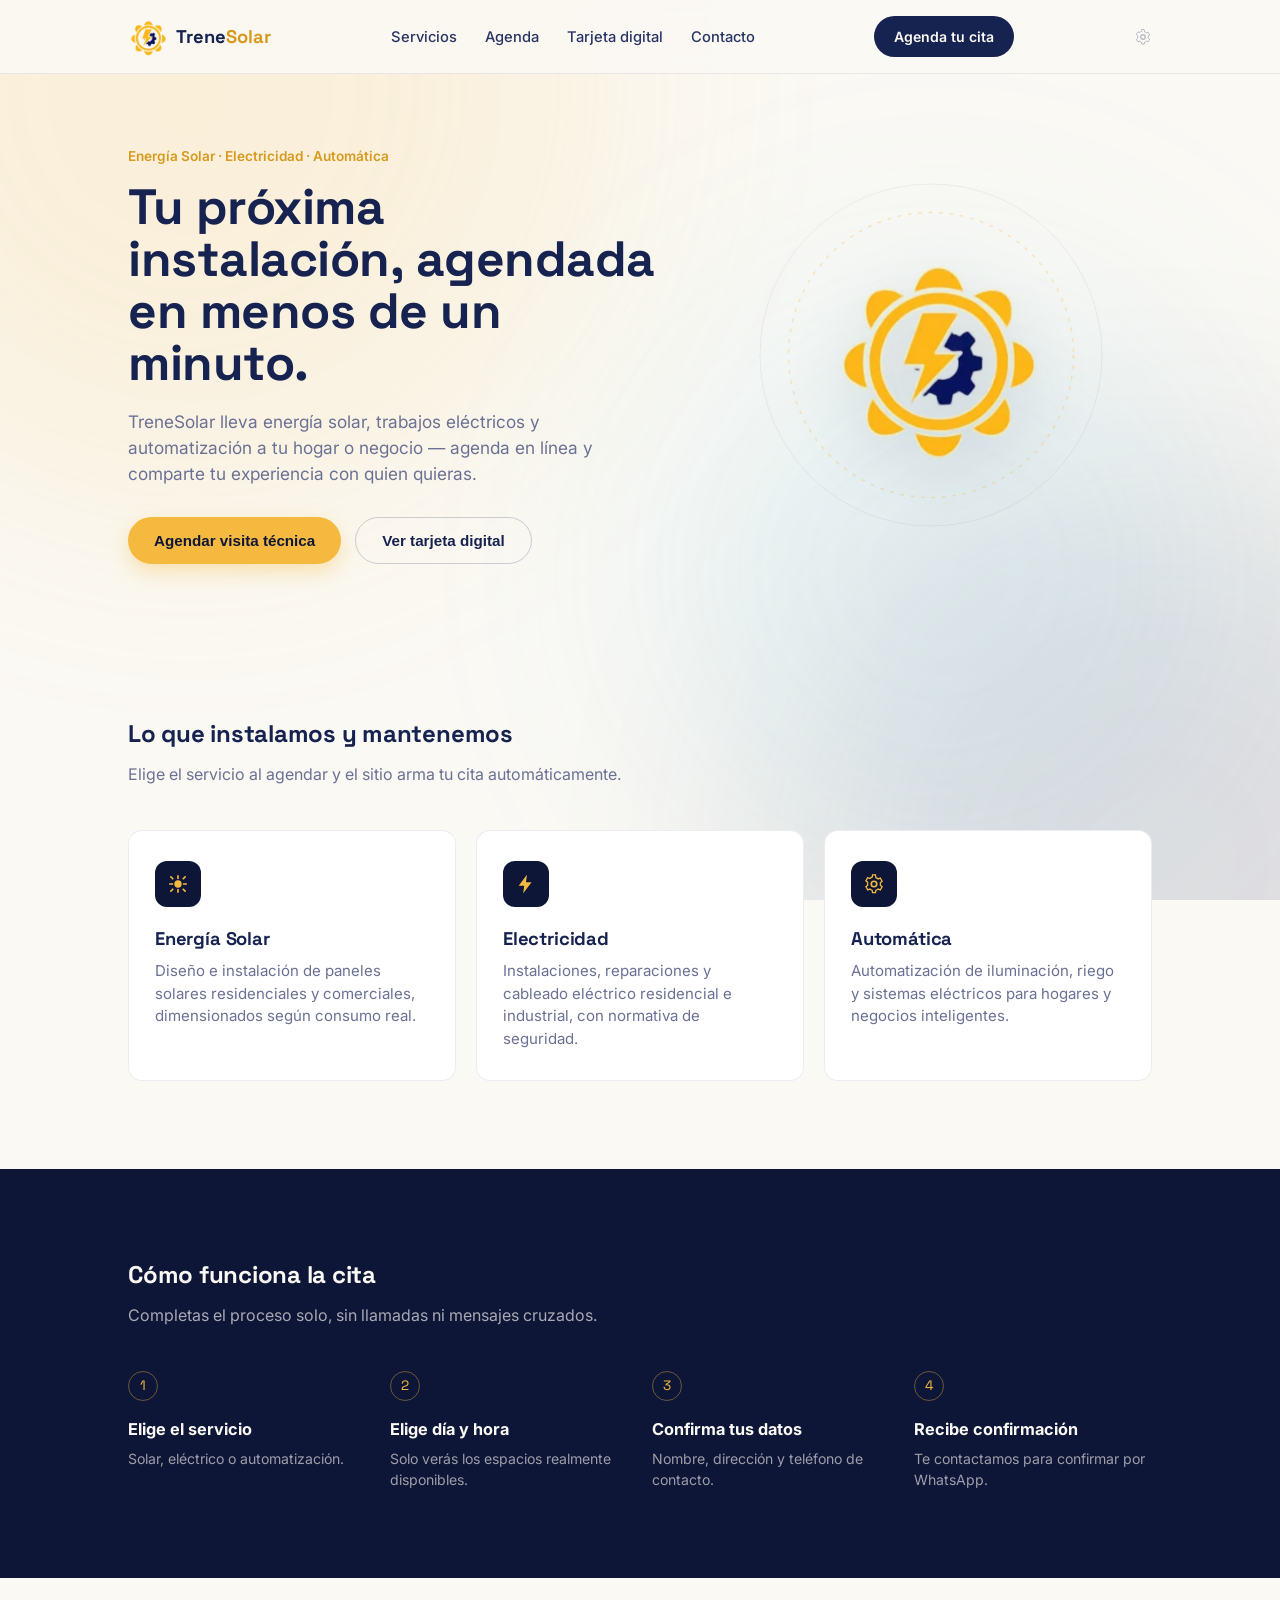
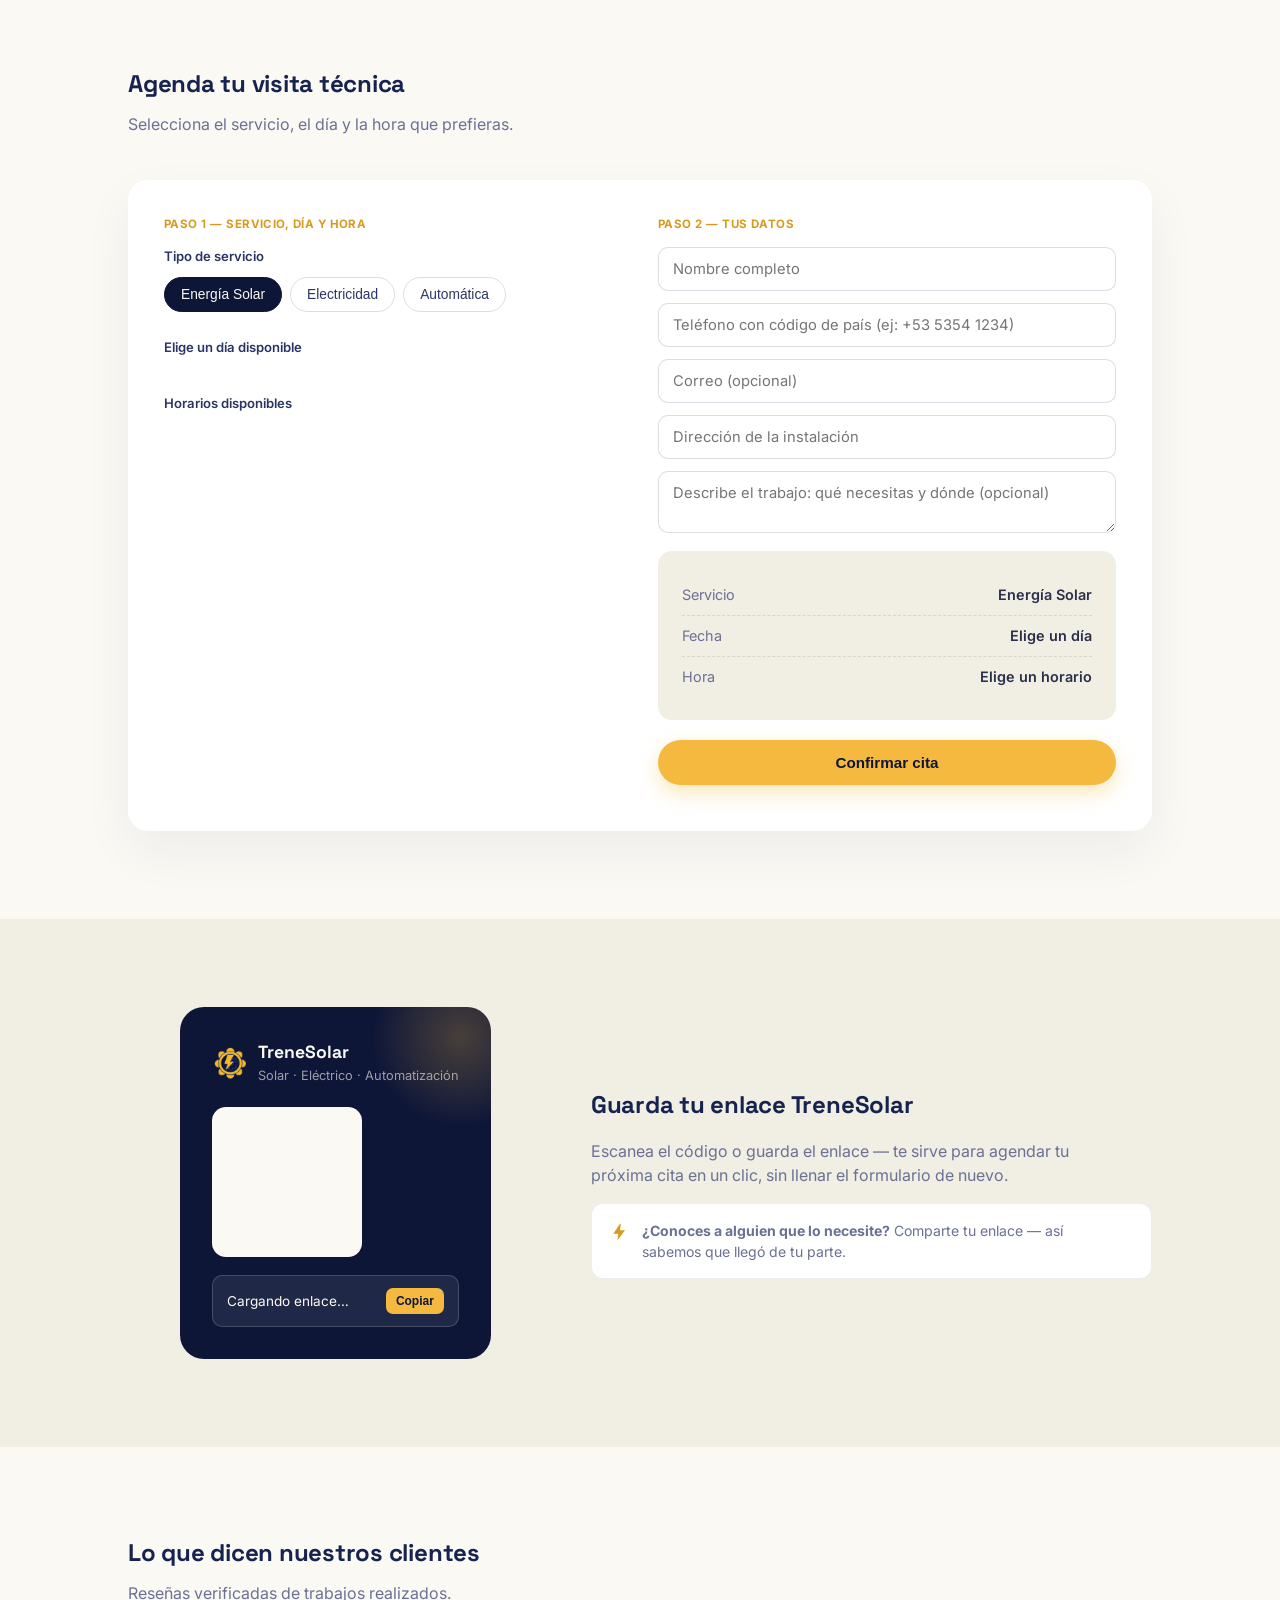
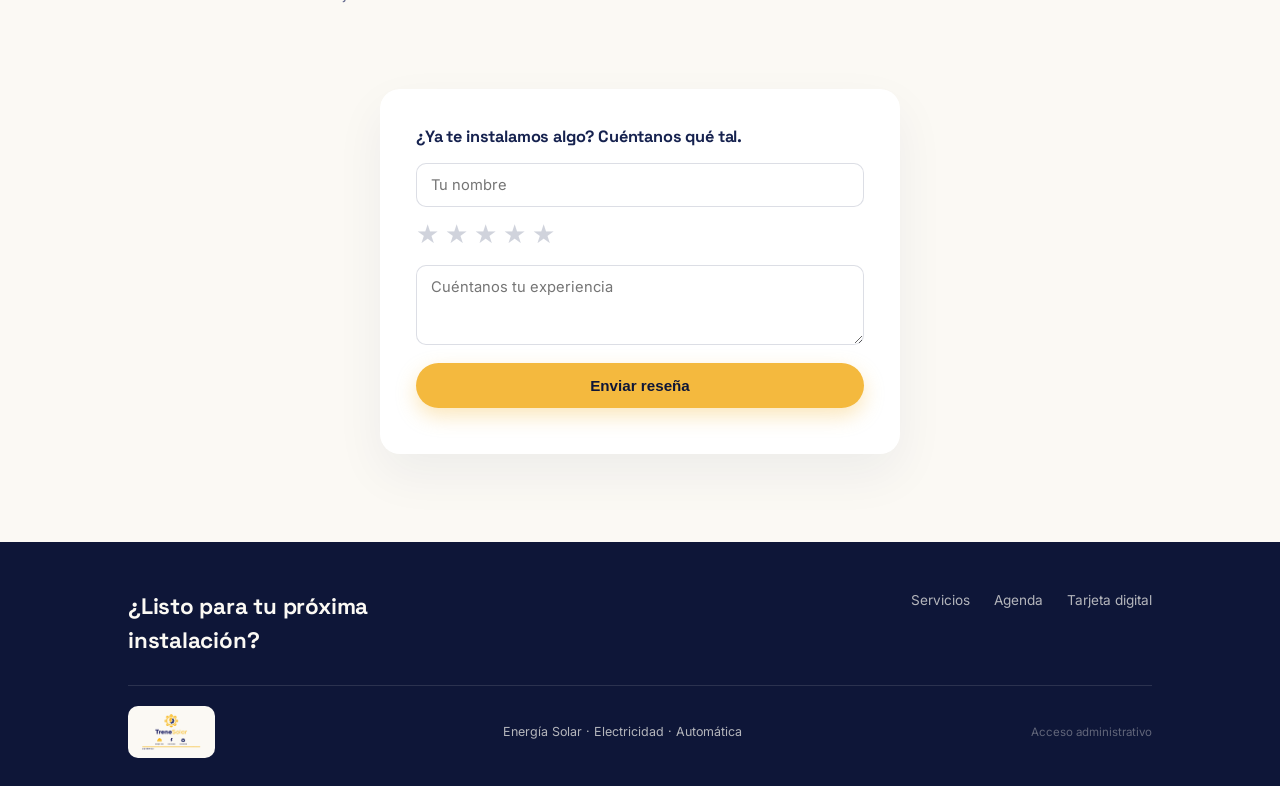
<file: index.html>
<!DOCTYPE html>
<html lang="es">
<head>
<meta charset="UTF-8">
<meta name="viewport" content="width=device-width, initial-scale=1.0">
<meta name="color-scheme" content="light">
<title>TreneSolar — Energía Solar, Electricidad y Automática</title>
<link rel="icon" href="img/logo-icon.png">
<link rel="preconnect" href="https://fonts.googleapis.com">
<link href="https://fonts.googleapis.com/css2?family=Space+Grotesk:wght@400;500;600;700&family=Inter:wght@400;500;600&display=swap" rel="stylesheet">
<link rel="stylesheet" href="css/styles.css?v=15">
</head>
<body>

<div class="bg-ambient"><span class="glow-gold"></span><span class="glow-navy"></span><span class="glow-spark"></span></div>

<nav>
  <div class="nav-inner">
    <div class="brand">
      <img class="brand-mark" src="img/logo-icon.png" alt="TreneSolar">
      <div class="brand-name">Trene<span>Solar</span></div>
    </div>
    <div class="nav-links">
      <a href="#servicios">Servicios</a>
      <a href="#agenda">Agenda</a>
      <a href="#tarjeta">Tarjeta digital</a>
      <a href="#contacto">Contacto</a>
    </div>
    <a href="#agenda" class="nav-cta">Agenda tu cita</a>
    <a href="admin.html" class="nav-admin" title="Acceso administrativo" aria-label="Acceso administrativo">
      <svg width="18" height="18" viewBox="0 0 24 24" fill="none"><circle cx="12" cy="12" r="3" stroke="currentColor" stroke-width="1.8"/><path d="M19 12a7 7 0 0 0-.15-1.45l2-1.5-2-3.46-2.36.9a7 7 0 0 0-2.5-1.45L13.6 2h-3.2l-.4 2.54a7 7 0 0 0-2.5 1.45l-2.36-.9-2 3.46 2 1.5A7 7 0 0 0 5 12c0 .5.05 1 .15 1.45l-2 1.5 2 3.46 2.36-.9c.73.63 1.58 1.13 2.5 1.45l.4 2.54h3.2l.4-2.54a7 7 0 0 0 2.5-1.45l2.36.9 2-3.46-2-1.5c.1-.45.13-.95.13-1.45Z" stroke="currentColor" stroke-width="1.3"/></svg>
    </a>
  </div>
</nav>

<section class="hero">
  <div class="wrap hero-grid">
    <div>
      <div class="eyebrow">Energía Solar · Electricidad · Automática</div>
      <h1>Tu próxima instalación, agendada en menos de un minuto.</h1>
      <p>TreneSolar lleva energía solar, trabajos eléctricos y automatización a tu hogar o negocio — agenda en línea y comparte tu experiencia con quien quieras.</p>
      <div class="btn-row">
        <button class="btn btn-primary" onclick="document.getElementById('agenda').scrollIntoView({behavior:'smooth'})">Agendar visita técnica</button>
        <button class="btn btn-ghost" onclick="document.getElementById('tarjeta').scrollIntoView({behavior:'smooth'})">Ver tarjeta digital</button>
      </div>
      <div class="trust-line" id="trustLine" style="display:none;"></div>
    </div>
    <div class="hero-mark-wrap">
      <svg class="hero-rings" viewBox="0 0 400 400">
        <circle cx="200" cy="200" r="180" fill="none" stroke="rgba(22,34,79,0.06)" stroke-width="1"/>
        <circle cx="200" cy="200" r="150" fill="none" stroke="rgba(244,185,62,0.3)" stroke-width="1.5" stroke-dasharray="4 7"/>
      </svg>
      <img class="hero-logo" src="img/logo-icon.png" alt="TreneSolar — Energía Solar, Electricidad, Automática">
    </div>
  </div>
</section>

<section id="servicios">
  <div class="wrap">
    <div class="services-head">
      <h2>Lo que instalamos y mantenemos</h2>
      <p>Elige el servicio al agendar y el sitio arma tu cita automáticamente.</p>
    </div>
    <div class="service-grid">
      <div class="service-card">
        <div class="service-icon"><svg width="22" height="22" viewBox="0 0 24 24" fill="none"><path d="M12 3v3M12 18v3M4.2 4.2l2.1 2.1M17.7 17.7l2.1 2.1M3 12h3M18 12h3M4.2 19.8l2.1-2.1M17.7 6.3l2.1-2.1" stroke="var(--gold)" stroke-width="1.8" stroke-linecap="round"/><circle cx="12" cy="12" r="4" fill="var(--gold)"/></svg></div>
        <h3>Energía Solar</h3>
        <p>Diseño e instalación de paneles solares residenciales y comerciales, dimensionados según consumo real.</p>
      </div>
      <div class="service-card">
        <div class="service-icon"><svg width="22" height="22" viewBox="0 0 24 24" fill="none"><path d="M13 2 4 14h6l-1 8 9-12h-6l1-8Z" fill="var(--gold)"/></svg></div>
        <h3>Electricidad</h3>
        <p>Instalaciones, reparaciones y cableado eléctrico residencial e industrial, con normativa de seguridad.</p>
      </div>
      <div class="service-card">
        <div class="service-icon"><svg width="22" height="22" viewBox="0 0 24 24" fill="none"><circle cx="12" cy="12" r="3" stroke="var(--gold)" stroke-width="1.8"/><path d="M19 12a7 7 0 0 0-.15-1.45l2-1.5-2-3.46-2.36.9a7 7 0 0 0-2.5-1.45L13.6 2h-3.2l-.4 2.54a7 7 0 0 0-2.5 1.45l-2.36-.9-2 3.46 2 1.5A7 7 0 0 0 5 12c0 .5.05 1 .15 1.45l-2 1.5 2 3.46 2.36-.9c.73.63 1.58 1.13 2.5 1.45l.4 2.54h3.2l.4-2.54a7 7 0 0 0 2.5-1.45l2.36.9 2-3.46-2-1.5c.1-.45.13-.95.13-1.45Z" stroke="var(--gold)" stroke-width="1.4"/></svg></div>
        <h3>Automática</h3>
        <p>Automatización de iluminación, riego y sistemas eléctricos para hogares y negocios inteligentes.</p>
      </div>
    </div>
  </div>
</section>

<section class="how">
  <div class="wrap">
    <div class="services-head">
      <h2>Cómo funciona la cita</h2>
      <p>Completas el proceso solo, sin llamadas ni mensajes cruzados.</p>
    </div>
    <div class="steps">
      <div class="step"><div class="step-num">1</div><h4>Elige el servicio</h4><p>Solar, eléctrico o automatización.</p></div>
      <div class="step"><div class="step-num">2</div><h4>Elige día y hora</h4><p>Solo verás los espacios realmente disponibles.</p></div>
      <div class="step"><div class="step-num">3</div><h4>Confirma tus datos</h4><p>Nombre, dirección y teléfono de contacto.</p></div>
      <div class="step"><div class="step-num">4</div><h4>Recibe confirmación</h4><p>Te contactamos para confirmar por WhatsApp.</p></div>
    </div>
  </div>
</section>

<section id="agenda">
  <div class="wrap">
    <div class="services-head">
      <h2>Agenda tu visita técnica</h2>
      <p>Selecciona el servicio, el día y la hora que prefieras.</p>
    </div>
    <div class="booking-panel">
      <div>
        <span class="booking-step">Paso 1 — Servicio, día y hora</span>
        <span class="field-label">Tipo de servicio</span>
        <div class="service-pills" id="servicePills">
          <button class="pill active" data-service="solar">Energía Solar</button>
          <button class="pill" data-service="electricidad">Electricidad</button>
          <button class="pill" data-service="automatica">Automática</button>
        </div>
        <span class="field-label">Elige un día disponible</span>
        <div class="calendar-month" id="calendarMonthLabel"></div>
        <div class="day-grid" id="dayGrid"></div>
        <span class="field-label">Horarios disponibles</span>
        <div class="slot-grid" id="slotGrid"></div>
      </div>
      <div>
        <span class="booking-step">Paso 2 — Tus datos</span>
        <input class="input" id="clientName" name="name" autocomplete="name" placeholder="Nombre completo" required>
        <input class="input" id="clientPhone" name="phone" type="tel" autocomplete="tel" inputmode="tel" placeholder="Teléfono con código de país (ej: +53 5354 1234)" required>
        <input class="input" id="clientEmail" name="email" type="email" autocomplete="email" placeholder="Correo (opcional)">
        <input class="input" id="clientAddress" name="address" autocomplete="street-address" placeholder="Dirección de la instalación" required>
        <textarea class="input" id="clientNotes" placeholder="Describe el trabajo: qué necesitas y dónde (opcional)" rows="2"></textarea>

        <div class="booking-summary">
          <div class="summary-line"><span class="summary-label">Servicio</span><span class="summary-value" id="sumService">Energía Solar</span></div>
          <div class="summary-line"><span class="summary-label">Fecha</span><span class="summary-value" id="sumDate">Elige un día</span></div>
          <div class="summary-line"><span class="summary-label">Hora</span><span class="summary-value" id="sumSlot">Elige un horario</span></div>
        </div>
        <button class="btn btn-primary confirm-btn" id="confirmBtn">Confirmar cita</button>
        <div class="form-msg" id="bookingMsg"></div>
      </div>
    </div>
  </div>
</section>

<section id="tarjeta" class="card-section">
  <div class="wrap card-grid">
    <div class="vcard">
      <div class="vcard-top">
        <img src="img/logo-icon.png" alt="TreneSolar" style="width:34px; height:34px; object-fit:contain;">
        <div>
          <div class="vcard-name">TreneSolar</div>
          <div class="vcard-role">Solar · Eléctrico · Automatización</div>
        </div>
      </div>
      <div class="qr-box" id="qrBox"></div>
      <div class="vcard-link">
        <span id="cardUrl">Cargando enlace…</span>
        <button class="copy-btn" id="copyBtn">Copiar</button>
      </div>
    </div>
    <div class="card-copy">
      <h2>Guarda tu enlace TreneSolar</h2>
      <p>Escanea el código o guarda el enlace — te sirve para agendar tu próxima cita en un clic, sin llenar el formulario de nuevo.</p>
      <div class="referral-note">
        <svg width="20" height="20" viewBox="0 0 24 24" fill="none" style="flex-shrink:0; margin-top:2px;"><path d="M12 2 4 14h6l-1 8 9-12h-6l1-8Z" fill="var(--gold-deep)"/></svg>
        <p><strong>¿Conoces a alguien que lo necesite?</strong> Comparte tu enlace — así sabemos que llegó de tu parte.</p>
      </div>
    </div>
  </div>
</section>

<section id="resenas">
  <div class="wrap">
    <div class="services-head">
      <h2>Lo que dicen nuestros clientes</h2>
      <p>Reseñas verificadas de trabajos realizados.</p>
    </div>
    <div class="testi-grid" id="reviewsGrid"></div>

    <div class="review-form">
      <h3 style="margin-bottom:14px; font-size:1.02rem;">¿Ya te instalamos algo? Cuéntanos qué tal.</h3>
      <input class="input" id="reviewName" name="name" autocomplete="name" placeholder="Tu nombre">
      <div class="star-picker" id="starPicker">
        <button data-star="1">★</button><button data-star="2">★</button><button data-star="3">★</button><button data-star="4">★</button><button data-star="5">★</button>
      </div>
      <textarea class="input" id="reviewComment" placeholder="Cuéntanos tu experiencia" rows="3"></textarea>
      <button class="btn btn-primary" id="submitReviewBtn" style="width:100%; justify-content:center;">Enviar reseña</button>
      <div class="form-msg" id="reviewMsg"></div>
    </div>
  </div>
</section>

<footer id="contacto">
  <div class="wrap">
    <div class="footer-inner">
      <div class="foot-cta"><h3>¿Listo para tu próxima instalación?</h3></div>
      <div class="foot-links">
        <a href="#servicios">Servicios</a>
        <a href="#agenda">Agenda</a>
        <a href="#tarjeta">Tarjeta digital</a>
      </div>
    </div>
    <div class="foot-bottom">
      <img class="foot-logo" src="img/logo-full.png" alt="TreneSolar — Energía Solar, Electricidad, Automática — 52180433">
      <span>Energía Solar · Electricidad · Automática</span>
      <a href="admin.html" style="font-size:0.72rem; color:rgba(251,249,244,0.35);">Acceso administrativo</a>
    </div>
  </div>
</footer>

<script type="module" src="js/site.js?v=15"></script>
</body>
</html>
</file>
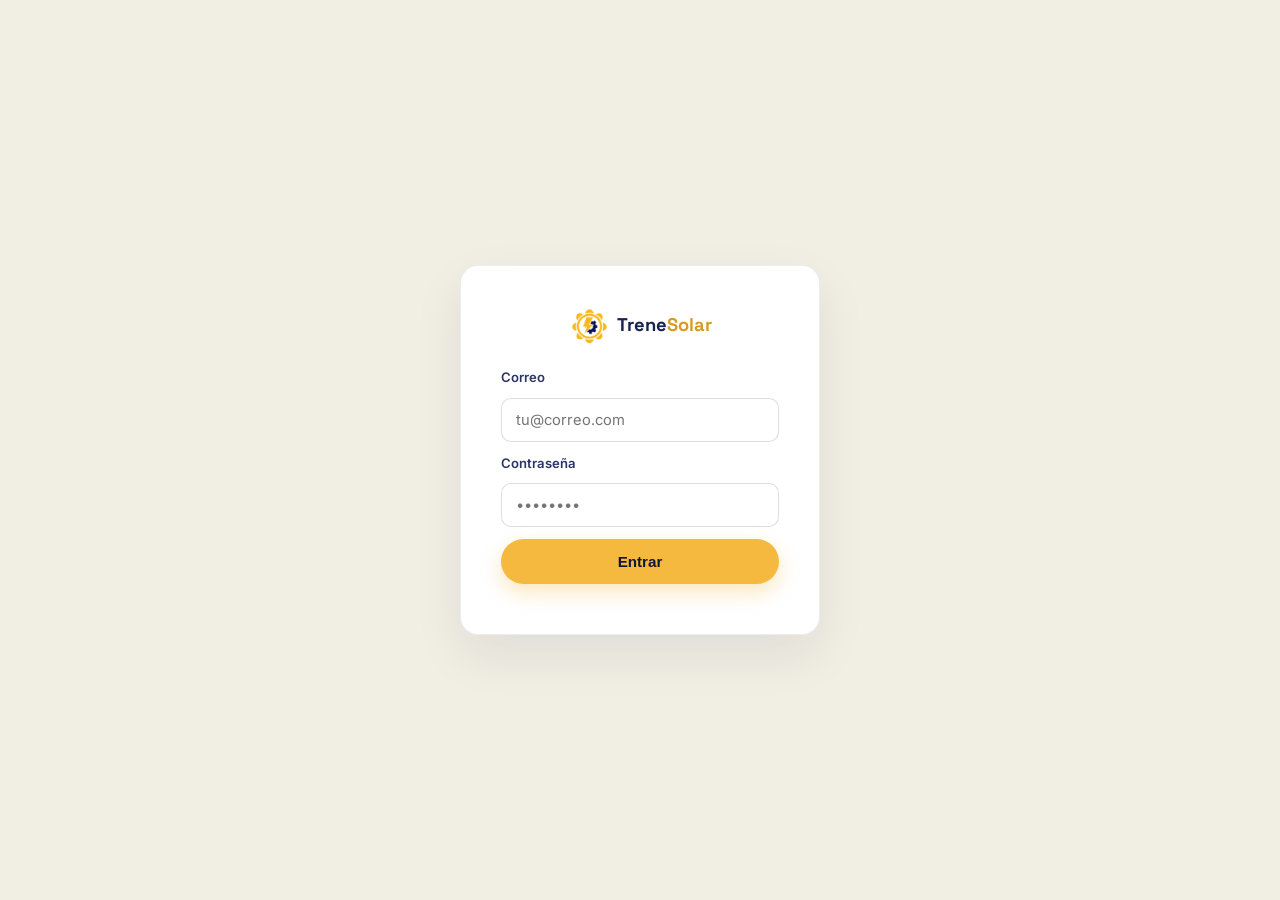
<file: admin.html>
<!DOCTYPE html>
<html lang="es">
<head>
<meta charset="UTF-8">
<meta name="viewport" content="width=device-width, initial-scale=1.0">
<meta name="color-scheme" content="light">
<title>Panel TreneSolar</title>
<link rel="icon" href="img/logo-icon.png">
<link rel="preconnect" href="https://fonts.googleapis.com">
<link href="https://fonts.googleapis.com/css2?family=Space+Grotesk:wght@400;500;600;700&family=Inter:wght@400;500;600&display=swap" rel="stylesheet">
<link rel="stylesheet" href="css/styles.css?v=15">
</head>
<body class="admin-body">

<!-- LOGIN -->
<div class="login-wrap" id="loginView">
  <div class="login-card">
    <div class="brand">
      <img class="brand-mark" src="img/logo-icon.png" alt="TreneSolar">
      <div class="brand-name">Trene<span>Solar</span></div>
    </div>
    <span class="field-label">Correo</span>
    <input class="input" id="loginEmail" type="email" placeholder="tu@correo.com">
    <span class="field-label">Contraseña</span>
    <input class="input" id="loginPassword" type="password" placeholder="••••••••">
    <button class="btn btn-primary" id="loginBtn" style="width:100%; justify-content:center;">Entrar</button>
    <div class="form-msg" id="loginMsg"></div>
  </div>
</div>

<!-- DASHBOARD -->
<div class="admin-shell" id="dashboardView" style="display:none;">
  <aside class="admin-side">
    <div class="brand">
      <img class="brand-mark" src="img/logo-icon.png" alt="TreneSolar">
      <div class="brand-name">Trene<span>Solar</span></div>
    </div>
    <a href="index.html" class="admin-back">← Ver sitio principal</a>
    <nav class="admin-nav">
      <a data-tab="resumen" class="active">Resumen</a>
      <a data-tab="citas">Citas</a>
      <a data-tab="clientes">Clientes</a>
      <a data-tab="agenda">Bloquear agenda</a>
      <a data-tab="resenas">Reseñas</a>
      <a data-tab="config">Configuración</a>
      <a id="logoutBtn" style="margin-top:24px;">Cerrar sesión</a>
    </nav>
  </aside>

  <main class="admin-main">

    <!-- RESUMEN / ESTADÍSTICAS -->
    <section id="tab-resumen">
      <h2 style="margin-bottom:22px;">Resumen</h2>
      <div class="stat-grid">
        <div class="stat-card"><div class="num" id="statCompletados">—</div><div class="label">Trabajos completados</div></div>
        <div class="stat-card"><div class="num" id="statActivas">—</div><div class="label">Citas activas</div></div>
        <div class="stat-card"><div class="num" id="statCalificacion">—</div><div class="label">Calificación promedio</div></div>
        <div class="stat-card"><div class="num" id="statReferidos">—</div><div class="label">Clientes por referido</div></div>
      </div>
      <div class="panel">
        <h3>Próximas citas</h3>
        <table id="tablaProximas"><thead><tr><th>Fecha</th><th>Hora</th><th>Servicio</th><th>Cliente</th><th>Estado</th></tr></thead><tbody></tbody></table>
      </div>
    </section>

    <!-- CITAS -->
    <section id="tab-citas" style="display:none;">
      <h2 style="margin-bottom:22px;">Citas</h2>
      <div class="panel">
        <table id="tablaCitas">
          <thead><tr><th>Fecha</th><th>Hora</th><th>Servicio</th><th>Cliente</th><th>Teléfono</th><th>Estado</th><th>Acciones</th></tr></thead>
          <tbody></tbody>
        </table>
      </div>
    </section>

    <!-- CLIENTES -->
    <section id="tab-clientes" style="display:none;">
      <h2 style="margin-bottom:22px;">Clientes</h2>
      <div class="panel">
        <table id="tablaClientes">
          <thead><tr><th>Nombre</th><th>Teléfono</th><th>Correo</th><th>Dirección</th><th>Notas</th></tr></thead>
          <tbody></tbody>
        </table>
      </div>
    </section>

    <!-- BLOQUEAR AGENDA -->
    <section id="tab-agenda" style="display:none;">
      <h2 style="margin-bottom:22px;">Bloquear agenda</h2>
      <div class="panel" style="max-width:420px;">
        <span class="field-label">Fecha a bloquear</span>
        <input class="input" id="blockDate" type="date">
        <span class="field-label">Hora (opcional — vacío bloquea el día completo)</span>
        <input class="input" id="blockTime" type="time">
        <span class="field-label">Motivo (opcional)</span>
        <input class="input" id="blockReason" placeholder="Ej: mantenimiento de vehículo">
        <button class="btn btn-primary" id="addBlockBtn" style="width:100%; justify-content:center;">Bloquear</button>
      </div>
      <div class="panel">
        <h3>Bloqueos activos</h3>
        <table id="tablaBloqueos"><thead><tr><th>Fecha</th><th>Hora</th><th>Motivo</th><th></th></tr></thead><tbody></tbody></table>
      </div>
    </section>

    <!-- RESEÑAS -->
    <section id="tab-resenas" style="display:none;">
      <h2 style="margin-bottom:22px;">Reseñas</h2>
      <div class="panel">
        <h3>Pendientes de aprobación</h3>
        <table id="tablaResenasPendientes"><thead><tr><th>Cliente</th><th>Calificación</th><th>Comentario</th><th>Acciones</th></tr></thead><tbody></tbody></table>
      </div>
      <div class="panel">
        <h3>Publicadas en el sitio</h3>
        <table id="tablaResenasAprobadas"><thead><tr><th>Cliente</th><th>Calificación</th><th>Comentario</th><th></th></tr></thead><tbody></tbody></table>
      </div>
    </section>

    <!-- CONFIGURACIÓN -->
    <section id="tab-config" style="display:none;">
      <h2 style="margin-bottom:22px;">Configuración</h2>
      <div class="panel" style="max-width:420px;">
        <h3>Aviso de citas por WhatsApp</h3>
        <p style="font-size:0.85rem; color:var(--text-muted); margin-bottom:14px;">Administrador 1</p>
        <span class="field-label">Número de WhatsApp (con código de país, solo dígitos)</span>
        <input class="input" id="cfgPhone" placeholder="Ej: 5353578768">
        <span class="field-label">APIKEY de CallMeBot</span>
        <input class="input" id="cfgApikey" placeholder="Ej: 7165605">
        <p style="font-size:0.85rem; color:var(--text-muted); margin:18px 0 14px; border-top:1px dashed rgba(22,34,79,0.15); padding-top:14px;">Administrador 2 (opcional)</p>
        <span class="field-label">Número de WhatsApp</span>
        <input class="input" id="cfgPhone2" placeholder="Ej: 5359876543">
        <span class="field-label">APIKEY de CallMeBot</span>
        <input class="input" id="cfgApikey2" placeholder="Su propio APIKEY">
        <button class="btn btn-primary" id="saveConfigBtn" style="width:100%; justify-content:center; margin-top:8px;">Guardar</button>
        <div class="form-msg" id="configMsg"></div>
      </div>
      <div class="panel" style="max-width:420px;">
        <h3>Aviso por Telegram</h3>
        <p style="font-size:0.85rem; color:var(--text-muted); margin-bottom:14px;">
          Gratis e ilimitado. Crea un bot con <strong>@BotFather</strong> en
          Telegram (envíale <code>/newbot</code> y sigue las instrucciones),
          copia el token. Luego cada administrador debe escribirle cualquier
          mensaje a ese mismo bot y entrar a
          <code>https://api.telegram.org/bot&lt;TOKEN&gt;/getUpdates</code>
          para encontrar su propio <code>chat_id</code>.
        </p>
        <span class="field-label">Token del bot (uno solo, compartido)</span>
        <input class="input" id="cfgTelegramToken" placeholder="123456:ABC-...">
        <span class="field-label">Chat ID — Administrador 1</span>
        <input class="input" id="cfgTelegramChatId" placeholder="Ej: 987654321">
        <span class="field-label">Chat ID — Administrador 2 (opcional)</span>
        <input class="input" id="cfgTelegramChatId2" placeholder="Su propio Chat ID">
        <button class="btn btn-primary" id="saveTelegramConfigBtn" style="width:100%; justify-content:center;">Guardar</button>
        <div class="form-msg" id="telegramConfigMsg"></div>
      </div>
      <div class="panel" style="max-width:420px;">
        <h3>Aviso por correo</h3>
        <p style="font-size:0.85rem; color:var(--text-muted); margin-bottom:14px;">
          Gratis con Resend (3,000 correos/mes). Crea una cuenta en
          <strong>resend.com</strong>, confirma tu correo, y genera una API
          Key desde su panel — no hace falta dominio propio. La misma clave
          sirve para enviarle a los dos administradores.
        </p>
        <span class="field-label">API Key de Resend (compartida)</span>
        <input class="input" id="cfgResendKey" placeholder="re_xxxxxxxxxxxx">
        <span class="field-label">Correo — Administrador 1</span>
        <input class="input" id="cfgEmail" placeholder="admin1@correo.com">
        <span class="field-label">Correo — Administrador 2 (opcional)</span>
        <input class="input" id="cfgEmail2" placeholder="admin2@correo.com">
        <button class="btn btn-primary" id="saveEmailConfigBtn" style="width:100%; justify-content:center;">Guardar</button>
        <div class="form-msg" id="emailConfigMsg"></div>
      </div>
    </section>

  </main>
</div>

<script type="module" src="js/admin.js?v=15"></script>
</body>
</html>
</file>
<file: css/styles.css>
:root{
  --navy: #16224F;
  --navy-deep: #0E1638;
  --navy-soft: #2A3566;
  --gold: #F4B93E;
  --gold-deep: #D89A1E;
  --paper: #FBF9F4;
  --paper-dim: #F1EEE3;
  --text: #2A2F4A;
  --text-muted: #6B7194;
  --danger: #C4453A;
  --success: #2E8B57;
  --radius: 14px;
}
*{box-sizing:border-box; margin:0; padding:0;}
html{ scroll-behavior:smooth; background:var(--paper); color-scheme:light; }
body{
  color: var(--text);
  font-family:'Inter', sans-serif;
  line-height:1.5;
  overflow-x:hidden;
  position:relative;
}
h1,h2,h3,.display{ font-family:'Space Grotesk', sans-serif; color:var(--navy); letter-spacing:-0.01em; }
a{ color:inherit; text-decoration:none; }
.wrap{ max-width:1080px; margin:0 auto; padding:0 28px; }
section{ padding:88px 0; }
@media (max-width:720px){ section{padding:56px 0;} .wrap{padding:0 20px;} }
@media (max-width:420px){ .wrap{padding:0 16px;} }

/* Fondo ambiental animado, ligero — solo transform y opacidad (acelerado por GPU, sin recalcular gradientes por cuadro) */
.bg-ambient{ position:fixed; inset:0; z-index:-1; overflow:hidden; pointer-events:none; }
.bg-ambient span{ position:absolute; border-radius:50%; filter:blur(130px); will-change:transform; }
.bg-ambient .glow-gold{ width:820px; height:820px; top:-320px; left:-220px; background:var(--gold); opacity:0.14; animation:driftA 42s ease-in-out infinite alternate; }
.bg-ambient .glow-navy{ width:760px; height:760px; bottom:-340px; right:-260px; background:var(--navy-soft); opacity:0.13; animation:driftB 48s ease-in-out infinite alternate; }
.bg-ambient .glow-spark{ width:600px; height:600px; top:30%; left:50%; background:#4FC3F7; opacity:0.10; animation:driftC 36s ease-in-out infinite alternate; }
@keyframes driftA{ 0%{transform:translate(0,0) scale(1);} 100%{transform:translate(90px,70px) scale(1.06);} }
@keyframes driftB{ 0%{transform:translate(0,0) scale(1);} 100%{transform:translate(-80px,-50px) scale(1.05);} }
@keyframes driftC{ 0%{transform:translate(-50%,0) scale(0.9);} 100%{transform:translate(-30%,60px) scale(1.1);} }
@media (prefers-reduced-motion:reduce){ .bg-ambient .glow-gold,.bg-ambient .glow-navy,.bg-ambient .glow-spark{animation:none;} }

/* NAV */
nav{ position:sticky; top:0; z-index:50; background:rgba(251,249,244,0.88); backdrop-filter:blur(10px); border-bottom:1px solid rgba(22,34,79,0.08); }
.nav-inner{ max-width:1080px; margin:0 auto; padding:16px 28px; display:flex; align-items:center; justify-content:space-between; gap:14px; }
.nav-admin{ color:rgba(22,34,79,0.28); display:flex; align-items:center; flex-shrink:0; transition:color .15s ease; }
.nav-admin:hover{ color:var(--navy); }
.brand{ display:flex; align-items:center; gap:10px; }
.brand-mark{ width:38px; height:38px; flex-shrink:0; object-fit:contain; }
.brand-name{ font-family:'Space Grotesk'; font-weight:700; font-size:1.15rem; color:var(--navy); }
.brand-name span{ color:var(--gold-deep); }
.nav-links{ display:flex; gap:28px; font-size:0.92rem; font-weight:500; color:var(--navy-soft); }
.nav-links a:hover{ color:var(--gold-deep); }
.nav-cta{ background:var(--navy); color:var(--paper); padding:10px 20px; border-radius:999px; font-size:0.88rem; font-weight:600; white-space:nowrap; }
@media (max-width:780px){ .nav-links{display:none;} }
@media (max-width:380px){
  .nav-inner{ padding:14px 16px; }
  .brand-name{ font-size:1rem; }
  .nav-cta{ padding:8px 14px; font-size:0.8rem; }
}

/* HERO */
.hero{ padding-top:72px; padding-bottom:64px; position:relative; }
.hero-grid{ display:grid; grid-template-columns:1.1fr 0.9fr; gap:40px; align-items:center; }
@media (max-width:860px){ .hero-grid{grid-template-columns:1fr;} }
.eyebrow{ font-size:0.85rem; color:var(--gold-deep); font-weight:600; margin-bottom:14px; }
.hero h1{ font-size:3.1rem; line-height:1.05; margin-bottom:20px; }
@media (max-width:520px){ .hero h1{font-size:2.2rem;} }
@media (max-width:380px){ .hero h1{font-size:1.85rem;} .hero p{font-size:0.98rem;} }
.hero p{ font-size:1.08rem; color:var(--text-muted); max-width:44ch; margin-bottom:30px; }
.btn-row{ display:flex; gap:14px; flex-wrap:wrap; }
.btn{ padding:14px 26px; border-radius:999px; font-weight:600; font-size:0.95rem; display:inline-flex; align-items:center; gap:8px; border:none; cursor:pointer; transition:transform .15s ease, box-shadow .15s ease; }
.btn:active{ transform:scale(0.97); }
.btn:disabled{ opacity:0.5; cursor:not-allowed; }
.btn-primary{ background:var(--gold); color:var(--navy-deep); box-shadow:0 8px 20px rgba(244,185,62,0.35); }
.btn-primary:hover{ box-shadow:0 10px 24px rgba(244,185,62,0.5); }
.btn-ghost{ background:transparent; color:var(--navy); border:1.5px solid rgba(22,34,79,0.2); }
.btn-ghost:hover{ border-color:var(--navy); }
.trust-line{ margin-top:18px; font-size:0.86rem; color:var(--navy-soft); display:flex; align-items:center; gap:6px; }
.trust-line .stars{ color:var(--gold-deep); letter-spacing:1px; }
.btn-danger{ background:transparent; color:var(--danger); border:1.5px solid rgba(196,69,58,0.35); }

.hero-mark-wrap{ position:relative; width:100%; max-width:380px; margin:0 auto; aspect-ratio:1; }
.hero-rings{ position:absolute; inset:0; width:100%; height:100%; }
.hero-logo{ position:absolute; top:50%; left:50%; transform:translate(-50%,-50%); width:56%; height:auto; filter:drop-shadow(0 18px 30px rgba(22,34,79,0.14)); }

/* SERVICES */
.services-head{ max-width:56ch; margin-bottom:44px; }
.services-head p{ color:var(--text-muted); margin-top:10px; }
.service-grid{ display:grid; grid-template-columns:repeat(3,1fr); gap:20px; }
@media (max-width:780px){ .service-grid{grid-template-columns:1fr;} }
.service-card{ background:#fff; border-radius:var(--radius); padding:30px 26px; border:1px solid rgba(22,34,79,0.08); }
.service-icon{ width:46px; height:46px; border-radius:12px; background:var(--navy-deep); display:flex; align-items:center; justify-content:center; margin-bottom:18px; }
.service-card h3{ font-size:1.15rem; margin-bottom:8px; }
.service-card p{ color:var(--text-muted); font-size:0.94rem; }

/* HOW IT WORKS */
.how{ background:var(--navy-deep); color:var(--paper); }
.how h2{ color:var(--paper); }
.how .services-head p{ color:rgba(251,249,244,0.65); }
.steps{ display:grid; grid-template-columns:repeat(4,1fr); gap:24px; margin-top:40px; }
@media (max-width:860px){ .steps{grid-template-columns:1fr 1fr;} }
@media (max-width:520px){ .steps{grid-template-columns:1fr;} }
.step-num{ font-family:'Space Grotesk'; font-size:0.85rem; color:var(--gold); border:1px solid rgba(244,185,62,0.4); width:30px; height:30px; border-radius:50%; display:flex; align-items:center; justify-content:center; margin-bottom:16px; }
.step h4{ font-size:1.02rem; margin-bottom:6px; color:var(--paper); }
.step p{ font-size:0.88rem; color:rgba(251,249,244,0.6); }

/* BOOKING */
.booking-panel, .review-form{
  background:#fff; border-radius:20px; padding:36px;
  box-shadow:0 20px 50px rgba(22,34,79,0.06);
}
.booking-panel{ display:grid; grid-template-columns:1fr 1fr; gap:36px; }
@media (max-width:780px){ .booking-panel{grid-template-columns:1fr; padding:24px;} }
@media (max-width:420px){ .booking-panel{padding:16px;} }

.field-label{ font-size:0.82rem; font-weight:600; color:var(--navy-soft); margin-bottom:10px; display:block; }
.booking-step{ font-size:0.72rem; font-weight:700; letter-spacing:0.04em; text-transform:uppercase; color:var(--gold-deep); margin-bottom:14px; display:block; }
.service-pills{ display:flex; gap:8px; flex-wrap:wrap; margin-bottom:26px; }
.pill{ padding:9px 16px; border-radius:999px; font-size:0.86rem; font-weight:500; border:1.5px solid rgba(22,34,79,0.15); cursor:pointer; background:transparent; color:var(--navy-soft); transition:all .15s ease; }
.pill.active{ background:var(--navy-deep); color:var(--paper); border-color:var(--navy-deep); }
.day-grid{ display:grid; grid-template-columns:repeat(7,1fr); gap:6px; margin-bottom:26px; }
.calendar-month{ font-size:0.8rem; font-weight:700; color:var(--navy); margin-bottom:10px; text-transform:capitalize; }
.day{ aspect-ratio:1; border-radius:10px; border:1.5px solid rgba(22,34,79,0.1); display:flex; flex-direction:column; align-items:center; justify-content:center; font-size:0.85rem; cursor:pointer; background:transparent; color:var(--text); line-height:1.1; }
.day-month{ font-size:0.55rem; font-weight:700; text-transform:uppercase; opacity:0.65; margin-top:1px; }
.day.disabled{ opacity:0.25; pointer-events:none; }
.day.active{ background:var(--gold); border-color:var(--gold); color:var(--navy-deep); font-weight:700; }
@media (max-width:420px){
  .day-grid{ gap:4px; }
  .day{ font-size:0.74rem; border-radius:8px; }
  .pill{ padding:7px 12px; font-size:0.8rem; }
}
.slot-grid{ display:grid; grid-template-columns:repeat(3,1fr); gap:8px; }
.slot{ padding:10px 6px; border-radius:9px; border:1.5px solid rgba(22,34,79,0.12); font-size:0.84rem; text-align:center; cursor:pointer; background:transparent; color:var(--text); }
.slot.active{ background:var(--navy-deep); border-color:var(--navy-deep); color:var(--paper); }
.slot.taken{ opacity:0.3; pointer-events:none; text-decoration:line-through; }
.booking-summary{ background:var(--paper-dim); border-radius:14px; padding:24px; }
.summary-line{ display:flex; justify-content:space-between; font-size:0.9rem; padding:9px 0; border-bottom:1px dashed rgba(22,34,79,0.12); }
.summary-line:last-of-type{ border-bottom:none; }
.summary-label{ color:var(--text-muted); }
.summary-value{ font-weight:600; }
.confirm-btn{ width:100%; margin-top:20px; justify-content:center; }
.input{ width:100%; padding:12px 14px; border-radius:10px; border:1.5px solid rgba(22,34,79,0.15); font-size:0.92rem; font-family:inherit; margin-bottom:12px; background:#fff; color:var(--text); }
.input:focus{ outline:none; border-color:var(--gold-deep); }
.form-msg{ font-size:0.85rem; margin-top:10px; text-align:center; }
.form-msg.ok{ color:var(--success); }
.form-msg.err{ color:var(--danger); }

/* DIGITAL CARD */
.card-section{ background:var(--paper-dim); }
.card-grid{ display:grid; grid-template-columns:0.85fr 1.15fr; gap:48px; align-items:center; }
@media (max-width:860px){ .card-grid{grid-template-columns:1fr;} }
.vcard{ background:var(--navy-deep); border-radius:24px; padding:32px; color:var(--paper); max-width:360px; margin:0 auto; position:relative; overflow:hidden; }
.vcard::before{ content:''; position:absolute; top:-60px; right:-60px; width:180px; height:180px; background:radial-gradient(circle, rgba(244,185,62,0.25), transparent 70%); }
.vcard-top{ display:flex; align-items:center; gap:12px; margin-bottom:22px; }
.vcard-name{ font-family:'Space Grotesk'; font-weight:700; font-size:1.1rem; }
.vcard-role{ font-size:0.8rem; color:rgba(251,249,244,0.6); }
.qr-box{ background:var(--paper); border-radius:14px; padding:16px; width:150px; height:150px; margin:18px 0; display:flex; align-items:center; justify-content:center; }
.vcard-link{ font-size:0.85rem; background:rgba(251,249,244,0.08); border:1px solid rgba(251,249,244,0.18); border-radius:10px; padding:12px 14px; display:flex; justify-content:space-between; align-items:center; gap:8px; }
.copy-btn{ background:var(--gold); color:var(--navy-deep); border:none; border-radius:7px; padding:6px 10px; font-size:0.75rem; font-weight:700; cursor:pointer; flex-shrink:0; }
.card-copy h2{ margin-bottom:16px; }
.card-copy p{ color:var(--text-muted); margin-bottom:16px; max-width:48ch; }
.referral-note{ display:flex; gap:12px; align-items:flex-start; background:#fff; border-radius:12px; padding:16px 18px; border:1px solid rgba(22,34,79,0.08); margin-top:8px; }
.referral-note p{ margin:0; font-size:0.88rem; }

/* REVIEWS */
.testi-grid{ display:grid; grid-template-columns:repeat(3,1fr); gap:20px; margin-top:36px; }
@media (max-width:780px){ .testi-grid{grid-template-columns:1fr;} }
.testi{ background:#fff; border-radius:var(--radius); padding:26px; border:1px solid rgba(22,34,79,0.08); }
.testi .stars{ color:var(--gold-deep); font-size:0.9rem; margin-bottom:10px; letter-spacing:2px; }
.testi p{ font-size:0.92rem; color:var(--text); margin-bottom:14px; }
.testi-author{ font-size:0.82rem; color:var(--text-muted); font-weight:600; }
.review-form{ max-width:520px; margin:40px auto 0; }
.star-picker{ display:flex; gap:6px; margin-bottom:16px; }
.star-picker button{ background:none; border:none; font-size:1.6rem; cursor:pointer; color:rgba(22,34,79,0.2); }
.star-picker button.active{ color:var(--gold-deep); }

footer{ background:var(--navy-deep); color:rgba(251,249,244,0.7); padding:48px 0 28px; }
.footer-inner{ display:flex; justify-content:space-between; flex-wrap:wrap; gap:20px; margin-bottom:28px; }
.foot-cta h3{ color:var(--paper); font-size:1.4rem; max-width:24ch; }
.foot-links{ display:flex; gap:24px; font-size:0.85rem; }
.foot-bottom{ border-top:1px solid rgba(251,249,244,0.12); padding-top:20px; font-size:0.78rem; display:flex; justify-content:space-between; flex-wrap:wrap; gap:10px; align-items:center; }
.foot-logo{ height:52px; width:auto; background:var(--paper); border-radius:10px; padding:8px 14px; }

/* ===================== ADMIN ===================== */
.admin-body{ background:var(--paper-dim); min-height:100vh; }
.admin-shell{ display:flex; min-height:100vh; }
.admin-side{ width:230px; background:#fff; color:var(--text); padding:26px 18px; flex-shrink:0; border-right:1px solid rgba(22,34,79,0.08); }
.admin-side .brand{ margin-bottom:18px; }
.admin-side .brand-name{ color:var(--navy); }
.admin-side .brand-name span{ color:var(--gold-deep); }
.admin-nav a{ display:block; padding:10px 12px; border-radius:9px; font-size:0.92rem; color:var(--navy-soft); margin-bottom:4px; cursor:pointer; font-weight:600; }
.admin-nav a.active{ background:var(--navy-deep); color:#fff; font-weight:700; }
.admin-nav a:not(.active):hover{ background:var(--paper-dim); color:var(--navy); }
.admin-nav #logoutBtn{ color:var(--text-muted); font-weight:500; }
.admin-nav #logoutBtn:hover{ background:rgba(196,69,58,0.1); color:var(--danger); }
.admin-back{ display:flex; align-items:center; gap:6px; color:var(--text-muted); font-size:0.82rem; margin-bottom:22px; font-weight:500; }
.admin-back:hover{ color:var(--navy); }
.admin-main{ flex:1; padding:34px 40px; overflow-x:auto; }
@media (max-width:780px){ .admin-shell{flex-direction:column;} .admin-side{width:100%;} .admin-main{padding:22px;} }

.login-wrap{ min-height:100vh; display:flex; align-items:center; justify-content:center; }
.login-card{ background:#fff; border-radius:18px; padding:40px; width:100%; max-width:360px; border:1px solid rgba(22,34,79,0.08); box-shadow:0 20px 50px rgba(22,34,79,0.08); }
.login-card .brand{ justify-content:center; margin-bottom:24px; }

.stat-grid{ display:grid; grid-template-columns:repeat(4,1fr); gap:16px; margin-bottom:34px; }
@media (max-width:900px){ .stat-grid{grid-template-columns:1fr 1fr;} }
.stat-card{ background:#fff; border-radius:14px; padding:22px; border:1px solid rgba(22,34,79,0.08); }
.stat-card .num{ font-family:'Space Grotesk'; font-size:2rem; font-weight:700; color:var(--navy); }
.stat-card .label{ font-size:0.82rem; color:var(--text-muted); margin-top:4px; }

.panel{ background:#fff; border-radius:16px; border:1px solid rgba(22,34,79,0.08); padding:26px; margin-bottom:24px; }
.panel h3{ margin-bottom:16px; font-size:1.05rem; }
table{ width:100%; border-collapse:collapse; font-size:0.88rem; }
th{ text-align:left; color:var(--text-muted); font-weight:600; padding:10px 8px; border-bottom:1px solid rgba(22,34,79,0.1); font-size:0.78rem; text-transform:none; }
td{ padding:10px 8px; border-bottom:1px solid rgba(22,34,79,0.06); vertical-align:top; }
.badge{ padding:4px 10px; border-radius:999px; font-size:0.75rem; font-weight:600; display:inline-block; }
.badge-pendiente{ background:rgba(244,185,62,0.18); color:var(--gold-deep); }
.badge-confirmada{ background:rgba(46,139,87,0.14); color:var(--success); }
.badge-completada{ background:rgba(22,34,79,0.1); color:var(--navy); }
.badge-cancelada{ background:rgba(196,69,58,0.12); color:var(--danger); }
.row-actions{ display:flex; gap:6px; flex-wrap:wrap; }
.row-actions button{ font-size:0.76rem; padding:5px 10px; border-radius:7px; border:1px solid rgba(22,34,79,0.15); background:transparent; cursor:pointer; }
.empty-state{ color:var(--text-muted); font-size:0.88rem; padding:20px 0; text-align:center; }
</file>
